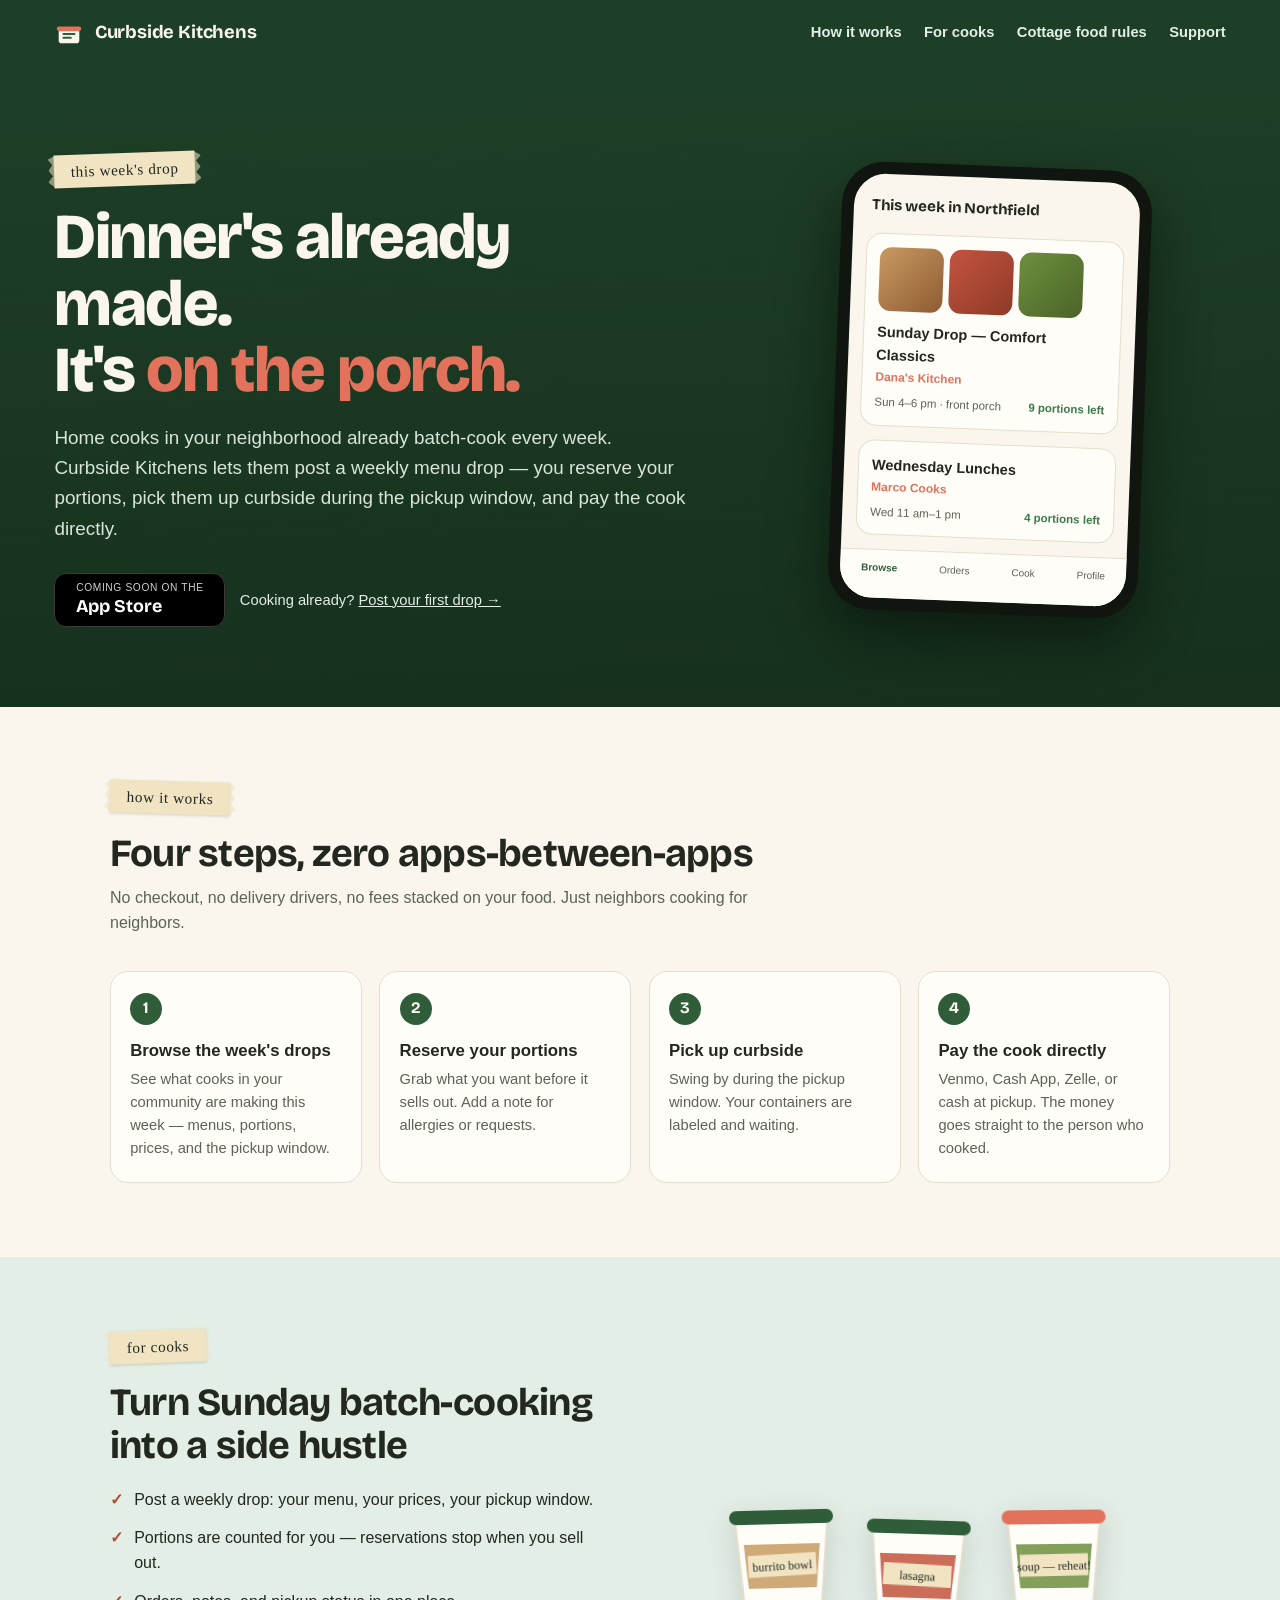
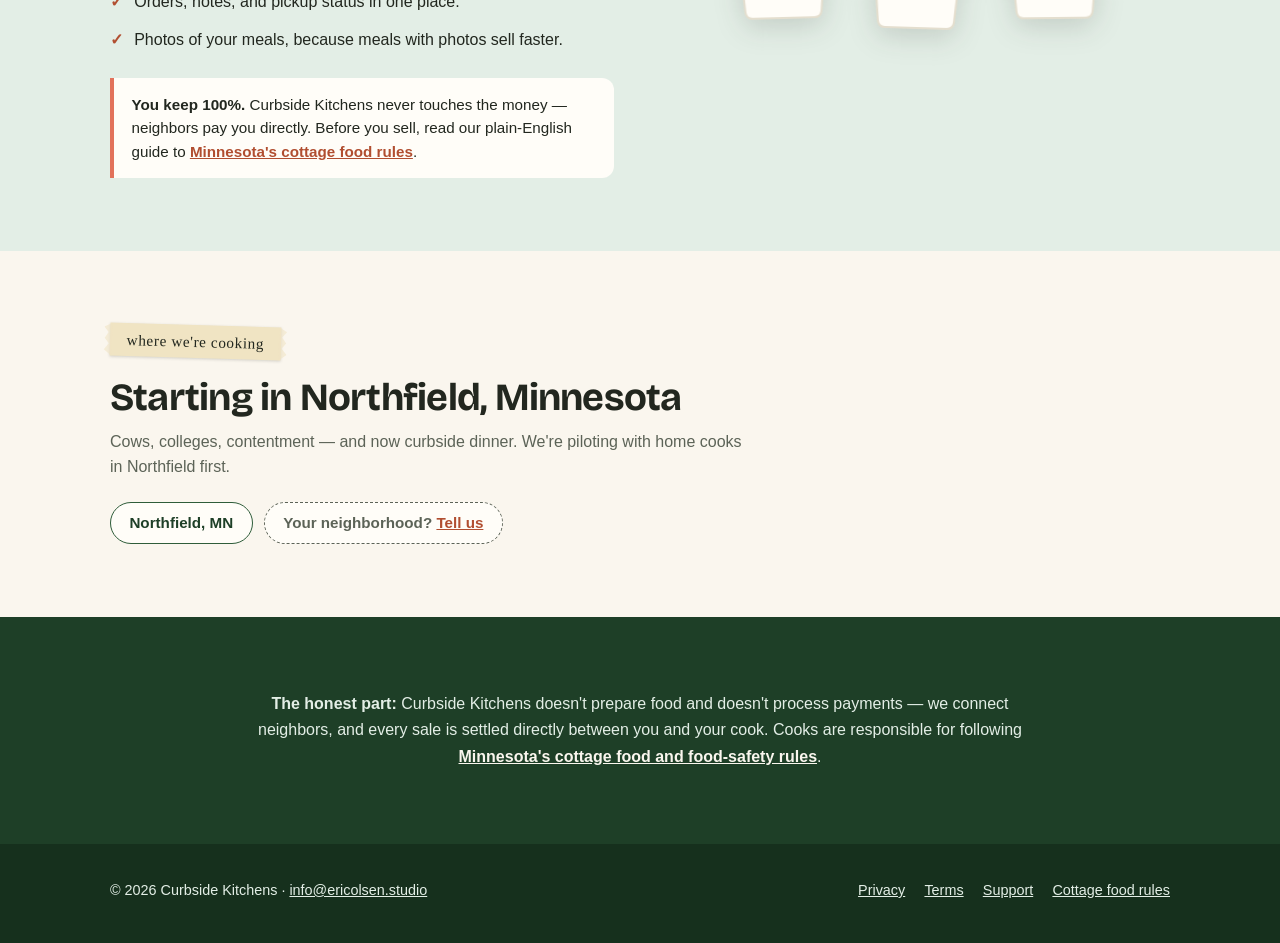
<file: index.html>
<!DOCTYPE html>
<html lang="en">
<head>
<meta charset="UTF-8">
<meta name="viewport" content="width=device-width, initial-scale=1.0">
<title>Curbside Kitchens — home-cooked meal prep from your neighbors</title>
<meta name="description" content="Curbside Kitchens connects you with home cooks in your community doing weekly meal-prep drops. Reserve portions, pick up curbside, pay the cook directly.">
<link rel="icon" href="favicon.svg" type="image/svg+xml">
<link rel="preconnect" href="https://fonts.googleapis.com">
<link rel="preconnect" href="https://fonts.gstatic.com" crossorigin>
<link href="https://fonts.googleapis.com/css2?family=Bricolage+Grotesque:wght@600;700;800&family=Permanent+Marker&display=swap" rel="stylesheet">
<link rel="stylesheet" href="styles.css">
<meta property="og:title" content="Curbside Kitchens">
<meta property="og:description" content="Weekly meal-prep drops from home cooks in your neighborhood.">
<meta property="og:url" content="https://curbsidekitchens.ericolsen.studio/">
</head>
<body>

<header class="site">
  <a class="brand" href="/">
    <svg width="30" height="30" viewBox="0 0 32 32" fill="none" aria-hidden="true">
      <rect x="5" y="12" width="22" height="15" rx="3" fill="#FAF6EE"/>
      <rect x="3" y="9" width="26" height="5" rx="2.5" fill="#E2725B"/>
      <path d="M10 17h12M10 21h8" stroke="#2F5D3A" stroke-width="2" stroke-linecap="round"/>
    </svg>
    Curbside Kitchens
  </a>
  <nav class="site" aria-label="Site">
    <a href="#how">How it works</a>
    <a href="#cooks">For cooks</a>
    <a href="cottage-food.html">Cottage food rules</a>
    <a href="support.html">Support</a>
  </nav>
</header>

<section class="hero">
  <div>
    <span class="tape">this week's drop</span>
    <h1 class="display">Dinner's already made.<br>It's <em>on the porch.</em></h1>
    <p class="lede">Home cooks in your neighborhood already batch-cook every week. Curbside Kitchens lets them post a weekly menu drop — you reserve your portions, pick them up curbside during the pickup window, and pay the cook directly.</p>
    <div class="cta-row">
      <span class="badge-soon" role="text">
        <span class="small">Coming soon on the</span>
        <span class="big">App Store</span>
      </span>
      <span class="alt-cta">Cooking already? <a href="#cooks">Post your first drop →</a></span>
    </div>
  </div>
  <div class="phone-wrap">
    <div class="phone" aria-hidden="true">
      <div class="screen">
        <div class="appbar">This week in Northfield</div>
        <div class="drop-card">
          <div class="photos">
            <span style="background:linear-gradient(135deg,#C89A62,#8F5B33)"></span>
            <span style="background:linear-gradient(135deg,#C4543F,#8E3A28)"></span>
            <span style="background:linear-gradient(135deg,#6F8F3F,#4A6428)"></span>
          </div>
          <h3>Sunday Drop — Comfort Classics</h3>
          <div class="cook">Dana's Kitchen</div>
          <div class="meta"><span>Sun 4–6 pm · front porch</span><span class="left">9 portions left</span></div>
        </div>
        <div class="drop-card">
          <h3>Wednesday Lunches</h3>
          <div class="cook">Marco Cooks</div>
          <div class="meta"><span>Wed 11 am–1 pm</span><span class="left">4 portions left</span></div>
        </div>
        <div class="tabbar"><b>Browse</b><span>Orders</span><span>Cook</span><span>Profile</span></div>
      </div>
    </div>
  </div>
</section>

<section class="band" id="how">
  <div class="inner">
    <span class="tape tilt-r">how it works</span>
    <h2 class="display">Four steps, zero apps-between-apps</h2>
    <p class="sub">No checkout, no delivery drivers, no fees stacked on your food. Just neighbors cooking for neighbors.</p>
    <div class="steps">
      <div class="step">
        <h3>Browse the week's drops</h3>
        <p>See what cooks in your community are making this week — menus, portions, prices, and the pickup window.</p>
      </div>
      <div class="step">
        <h3>Reserve your portions</h3>
        <p>Grab what you want before it sells out. Add a note for allergies or requests.</p>
      </div>
      <div class="step">
        <h3>Pick up curbside</h3>
        <p>Swing by during the pickup window. Your containers are labeled and waiting.</p>
      </div>
      <div class="step">
        <h3>Pay the cook directly</h3>
        <p>Venmo, Cash App, Zelle, or cash at pickup. The money goes straight to the person who cooked.</p>
      </div>
    </div>
  </div>
</section>

<section class="band cooks" id="cooks">
  <div class="inner cooks-grid">
    <div>
      <span class="tape">for cooks</span>
      <h2 class="display">Turn Sunday batch-cooking into a side hustle</h2>
      <ul>
        <li>Post a weekly drop: your menu, your prices, your pickup window.</li>
        <li>Portions are counted for you — reservations stop when you sell out.</li>
        <li>Orders, notes, and pickup status in one place.</li>
        <li>Photos of your meals, because meals with photos sell faster.</li>
      </ul>
      <div class="money-note">
        <strong>You keep 100%.</strong> Curbside Kitchens never touches the money — neighbors pay you directly. Before you sell, read our plain-English guide to <a href="cottage-food.html">Minnesota's cottage food rules</a>.
      </div>
    </div>
    <div class="containers" aria-hidden="true">
      <svg class="quart" viewBox="0 0 120 140">
        <path d="M14 38 L106 38 L98 128 Q97 134 91 134 L29 134 Q23 134 22 128 Z" fill="#FFFDF8" stroke="#E4DECE" stroke-width="2"/>
        <path d="M22 60 L98 60 L94 104 L26 104 Z" fill="#C89A62" opacity="0.85"/>
        <rect x="8" y="26" width="104" height="14" rx="7" fill="#2F5D3A"/>
        <rect x="26" y="70" width="68" height="22" fill="#F0E4C3" transform="rotate(-2 60 81)"/>
        <text x="60" y="86" text-anchor="middle" font-family="Permanent Marker, cursive" font-size="12" fill="#22271F" transform="rotate(-2 60 81)">burrito bowl</text>
      </svg>
      <svg class="quart" viewBox="0 0 120 140">
        <path d="M14 38 L106 38 L98 128 Q97 134 91 134 L29 134 Q23 134 22 128 Z" fill="#FFFDF8" stroke="#E4DECE" stroke-width="2"/>
        <path d="M22 60 L98 60 L94 104 L26 104 Z" fill="#C4543F" opacity="0.85"/>
        <rect x="8" y="26" width="104" height="14" rx="7" fill="#2F5D3A"/>
        <rect x="26" y="70" width="68" height="22" fill="#F0E4C3" transform="rotate(1.5 60 81)"/>
        <text x="60" y="86" text-anchor="middle" font-family="Permanent Marker, cursive" font-size="12" fill="#22271F" transform="rotate(1.5 60 81)">lasagna</text>
      </svg>
      <svg class="quart" viewBox="0 0 120 140">
        <path d="M14 38 L106 38 L98 128 Q97 134 91 134 L29 134 Q23 134 22 128 Z" fill="#FFFDF8" stroke="#E4DECE" stroke-width="2"/>
        <path d="M22 60 L98 60 L94 104 L26 104 Z" fill="#6F8F3F" opacity="0.85"/>
        <rect x="8" y="26" width="104" height="14" rx="7" fill="#E2725B"/>
        <rect x="26" y="70" width="68" height="22" fill="#F0E4C3" transform="rotate(-1 60 81)"/>
        <text x="60" y="86" text-anchor="middle" font-family="Permanent Marker, cursive" font-size="12" fill="#22271F" transform="rotate(-1 60 81)">soup — reheat!</text>
      </svg>
    </div>
  </div>
</section>

<section class="band">
  <div class="inner">
    <span class="tape tilt-r">where we're cooking</span>
    <h2 class="display">Starting in Northfield, Minnesota</h2>
    <p class="sub">Cows, colleges, contentment — and now curbside dinner. We're piloting with home cooks in Northfield first.</p>
    <div class="pills">
      <span class="pill">Northfield, MN</span>
      <span class="pill more">Your neighborhood? <a href="mailto:info@ericolsen.studio">Tell us</a></span>
    </div>
  </div>
</section>

<section class="band honest">
  <div class="inner">
    <p><strong>The honest part:</strong> Curbside Kitchens doesn't prepare food and doesn't process payments — we connect neighbors, and every sale is settled directly between you and your cook. Cooks are responsible for following <a href="cottage-food.html">Minnesota's cottage food and food-safety rules</a>.</p>
  </div>
</section>

<footer class="site">
  <div class="cols">
    <div>© 2026 Curbside Kitchens · <a href="mailto:info@ericolsen.studio">info@ericolsen.studio</a></div>
    <nav aria-label="Legal">
      <a href="privacy.html">Privacy</a>
      <a href="terms.html">Terms</a>
      <a href="support.html">Support</a>
      <a href="cottage-food.html">Cottage food rules</a>
    </nav>
  </div>
</footer>

</body>
</html>
</file>
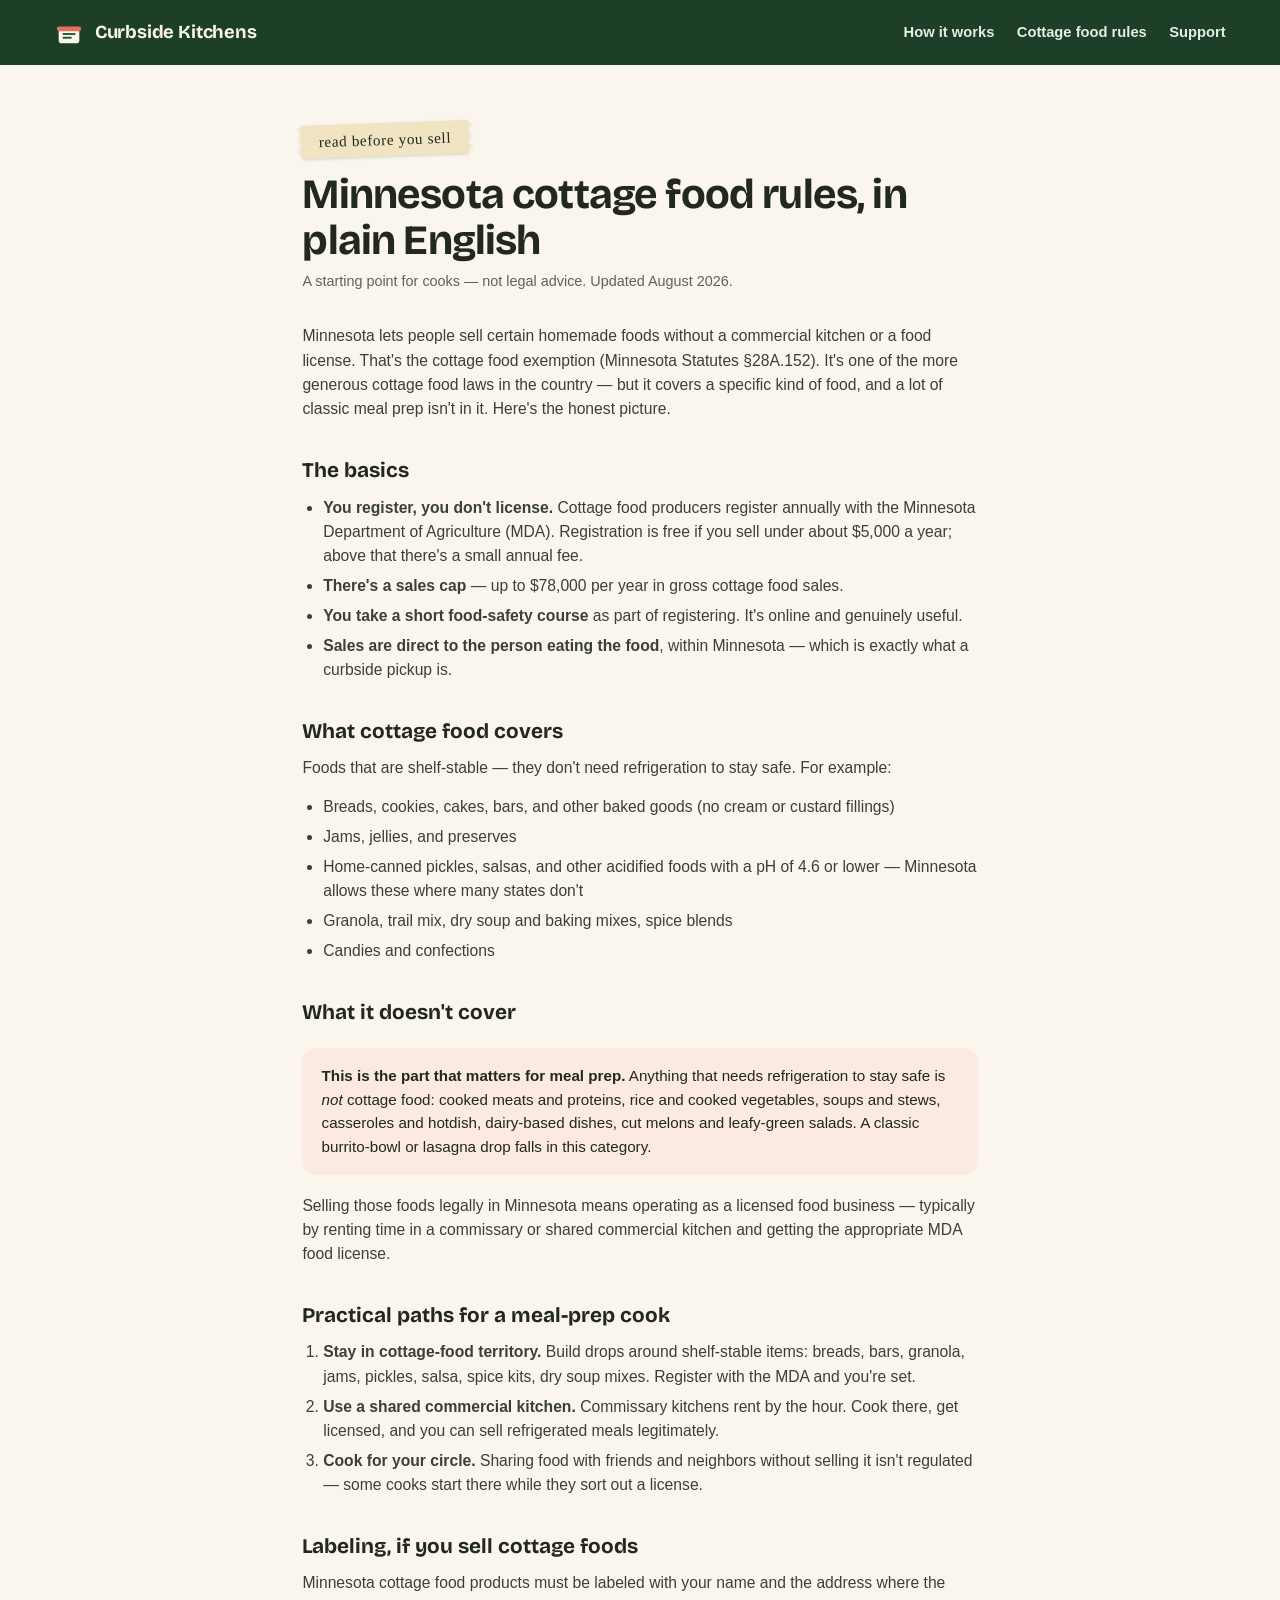
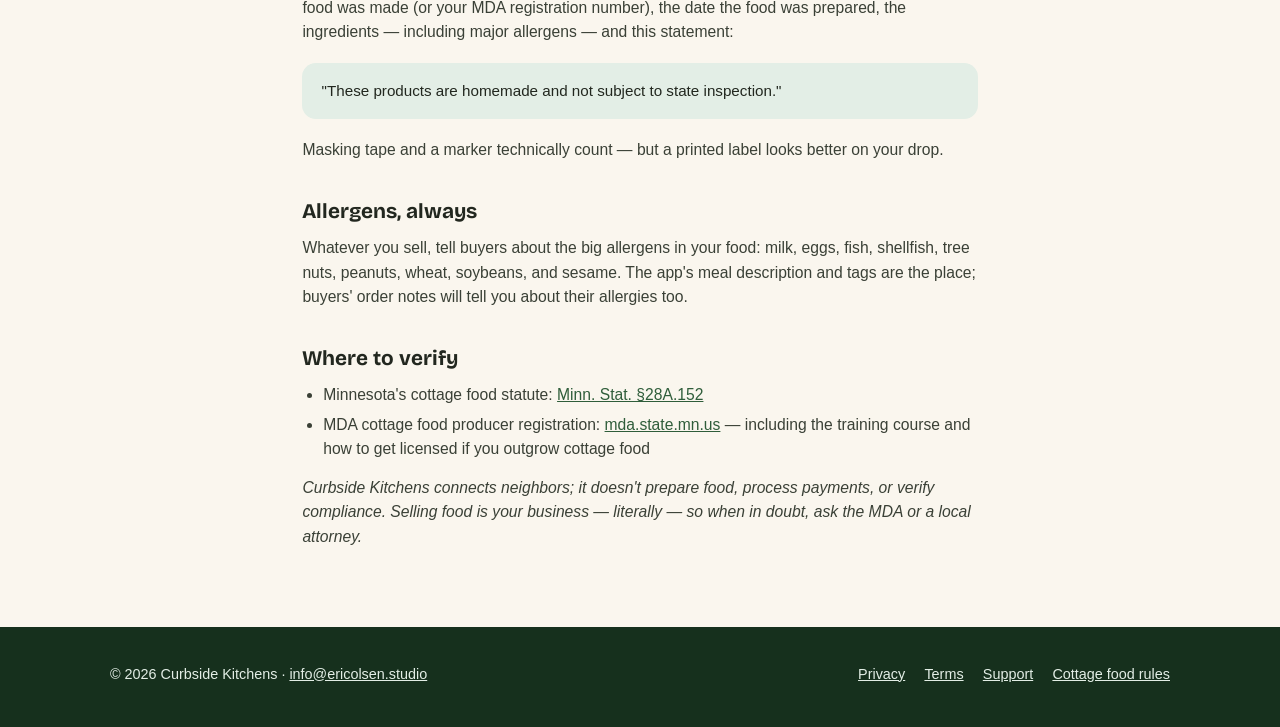
<file: cottage-food.html>
<!DOCTYPE html>
<html lang="en">
<head>
<meta charset="UTF-8">
<meta name="viewport" content="width=device-width, initial-scale=1.0">
<title>Minnesota Cottage Food Rules, in Plain English — Curbside Kitchens</title>
<meta name="description" content="What Minnesota's cottage food law lets home cooks sell, what it doesn't, and what that means for meal prep.">
<link rel="icon" href="favicon.svg" type="image/svg+xml">
<link rel="preconnect" href="https://fonts.googleapis.com">
<link rel="preconnect" href="https://fonts.gstatic.com" crossorigin>
<link href="https://fonts.googleapis.com/css2?family=Bricolage+Grotesque:wght@600;700;800&family=Permanent+Marker&display=swap" rel="stylesheet">
<link rel="stylesheet" href="styles.css">
</head>
<body>

<header class="site">
  <a class="brand" href="/">
    <svg width="30" height="30" viewBox="0 0 32 32" fill="none" aria-hidden="true">
      <rect x="5" y="12" width="22" height="15" rx="3" fill="#FAF6EE"/>
      <rect x="3" y="9" width="26" height="5" rx="2.5" fill="#E2725B"/>
      <path d="M10 17h12M10 21h8" stroke="#2F5D3A" stroke-width="2" stroke-linecap="round"/>
    </svg>
    Curbside Kitchens
  </a>
  <nav class="site" aria-label="Site">
    <a href="/#how">How it works</a>
    <a href="cottage-food.html">Cottage food rules</a>
    <a href="support.html">Support</a>
  </nav>
</header>

<main class="doc">
  <span class="tape">read before you sell</span>
  <h1>Minnesota cottage food rules, in plain English</h1>
  <p class="updated">A starting point for cooks — not legal advice. Updated August 2026.</p>

  <p>Minnesota lets people sell certain homemade foods without a commercial kitchen or a food license. That's the cottage food exemption (Minnesota Statutes §28A.152). It's one of the more generous cottage food laws in the country — but it covers a specific kind of food, and a lot of classic meal prep isn't in it. Here's the honest picture.</p>

  <h2>The basics</h2>
  <ul>
    <li><strong>You register, you don't license.</strong> Cottage food producers register annually with the Minnesota Department of Agriculture (MDA). Registration is free if you sell under about $5,000 a year; above that there's a small annual fee.</li>
    <li><strong>There's a sales cap</strong> — up to $78,000 per year in gross cottage food sales.</li>
    <li><strong>You take a short food-safety course</strong> as part of registering. It's online and genuinely useful.</li>
    <li><strong>Sales are direct to the person eating the food</strong>, within Minnesota — which is exactly what a curbside pickup is.</li>
  </ul>

  <h2>What cottage food covers</h2>
  <p>Foods that are shelf-stable — they don't need refrigeration to stay safe. For example:</p>
  <ul>
    <li>Breads, cookies, cakes, bars, and other baked goods (no cream or custard fillings)</li>
    <li>Jams, jellies, and preserves</li>
    <li>Home-canned pickles, salsas, and other acidified foods with a pH of 4.6 or lower — Minnesota allows these where many states don't</li>
    <li>Granola, trail mix, dry soup and baking mixes, spice blends</li>
    <li>Candies and confections</li>
  </ul>

  <h2>What it doesn't cover</h2>
  <div class="callout warn">
    <strong>This is the part that matters for meal prep.</strong> Anything that needs refrigeration to stay safe is <em>not</em> cottage food: cooked meats and proteins, rice and cooked vegetables, soups and stews, casseroles and hotdish, dairy-based dishes, cut melons and leafy-green salads. A classic burrito-bowl or lasagna drop falls in this category.
  </div>
  <p>Selling those foods legally in Minnesota means operating as a licensed food business — typically by renting time in a commissary or shared commercial kitchen and getting the appropriate MDA food license.</p>

  <h2>Practical paths for a meal-prep cook</h2>
  <ol>
    <li><strong>Stay in cottage-food territory.</strong> Build drops around shelf-stable items: breads, bars, granola, jams, pickles, salsa, spice kits, dry soup mixes. Register with the MDA and you're set.</li>
    <li><strong>Use a shared commercial kitchen.</strong> Commissary kitchens rent by the hour. Cook there, get licensed, and you can sell refrigerated meals legitimately.</li>
    <li><strong>Cook for your circle.</strong> Sharing food with friends and neighbors without selling it isn't regulated — some cooks start there while they sort out a license.</li>
  </ol>

  <h2>Labeling, if you sell cottage foods</h2>
  <p>Minnesota cottage food products must be labeled with your name and the address where the food was made (or your MDA registration number), the date the food was prepared, the ingredients — including major allergens — and this statement:</p>
  <div class="callout">"These products are homemade and not subject to state inspection."</div>
  <p>Masking tape and a marker technically count — but a printed label looks better on your drop.</p>

  <h2>Allergens, always</h2>
  <p>Whatever you sell, tell buyers about the big allergens in your food: milk, eggs, fish, shellfish, tree nuts, peanuts, wheat, soybeans, and sesame. The app's meal description and tags are the place; buyers' order notes will tell you about their allergies too.</p>

  <h2>Where to verify</h2>
  <ul>
    <li>Minnesota's cottage food statute: <a href="https://www.revisor.mn.gov/statutes/cite/28A.152" rel="noopener">Minn. Stat. §28A.152</a></li>
    <li>MDA cottage food producer registration: <a href="https://www.mda.state.mn.us/food-feed/cottage-food-producer-registration" rel="noopener">mda.state.mn.us</a> — including the training course and how to get licensed if you outgrow cottage food</li>
  </ul>

  <p><em>Curbside Kitchens connects neighbors; it doesn't prepare food, process payments, or verify compliance. Selling food is your business — literally — so when in doubt, ask the MDA or a local attorney.</em></p>
</main>

<footer class="site">
  <div class="cols">
    <div>© 2026 Curbside Kitchens · <a href="mailto:info@ericolsen.studio">info@ericolsen.studio</a></div>
    <nav aria-label="Legal">
      <a href="privacy.html">Privacy</a>
      <a href="terms.html">Terms</a>
      <a href="support.html">Support</a>
      <a href="cottage-food.html">Cottage food rules</a>
    </nav>
  </div>
</footer>

</body>
</html>
</file>
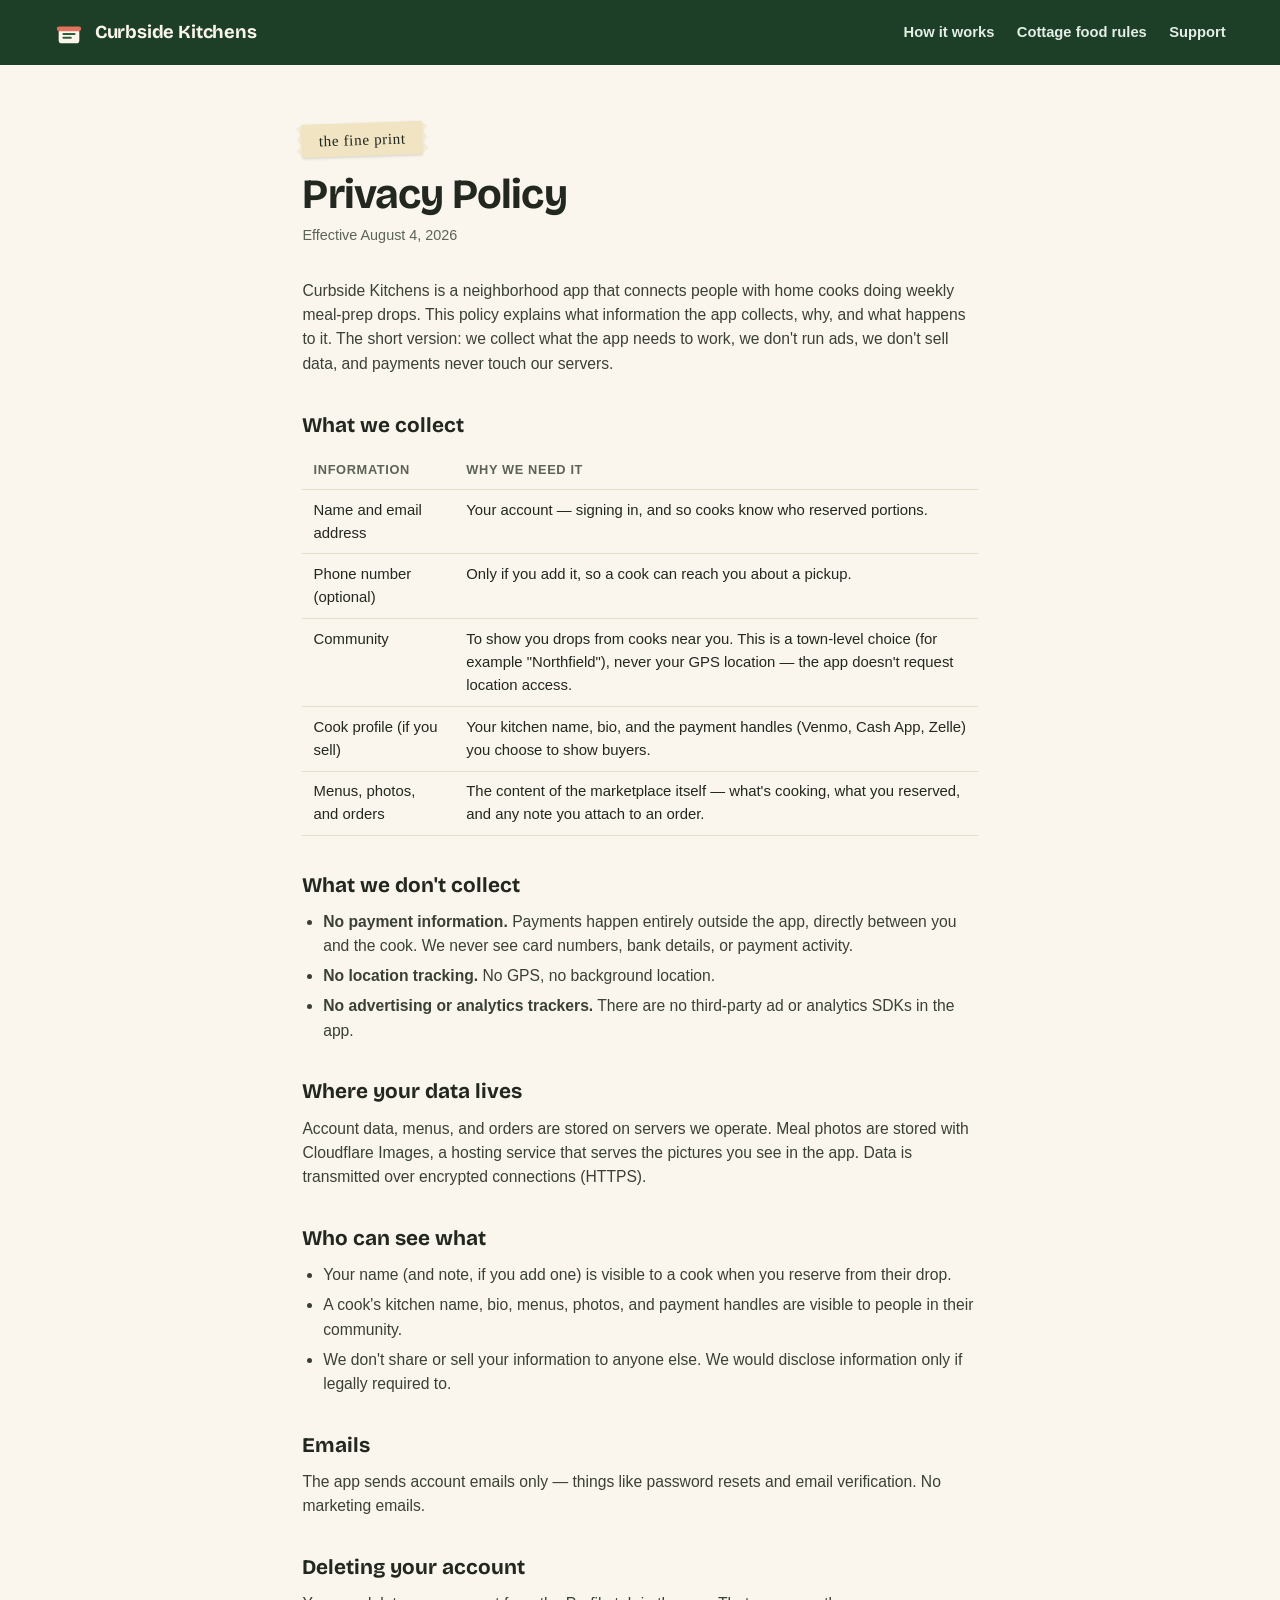
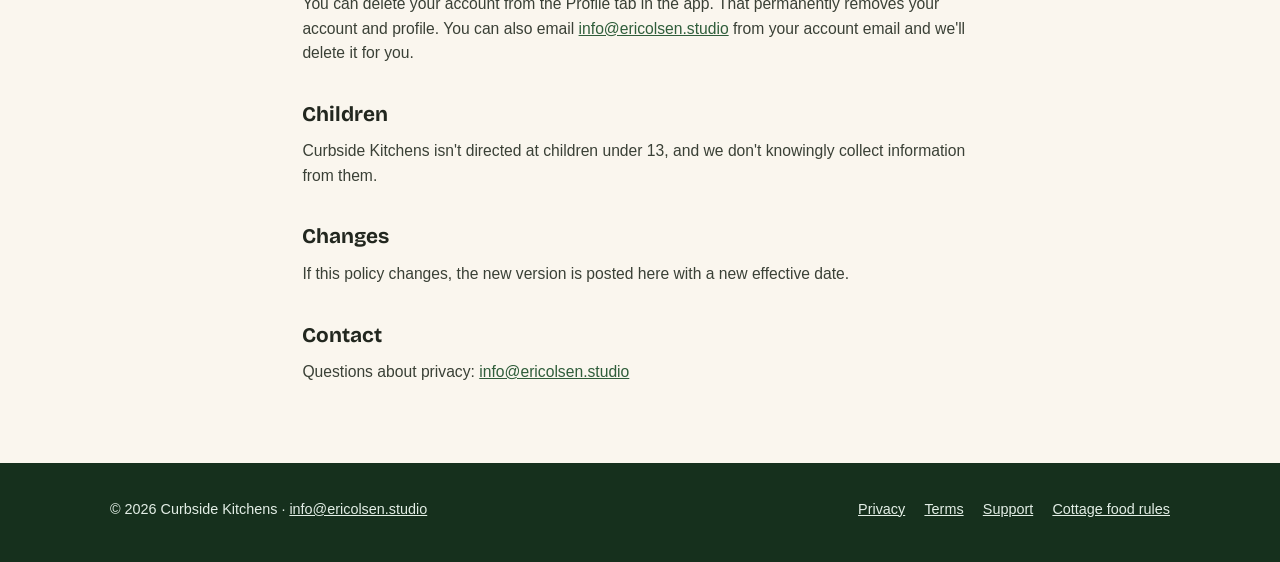
<file: privacy.html>
<!DOCTYPE html>
<html lang="en">
<head>
<meta charset="UTF-8">
<meta name="viewport" content="width=device-width, initial-scale=1.0">
<title>Privacy Policy — Curbside Kitchens</title>
<meta name="description" content="Privacy policy for the Curbside Kitchens app.">
<link rel="icon" href="favicon.svg" type="image/svg+xml">
<link rel="preconnect" href="https://fonts.googleapis.com">
<link rel="preconnect" href="https://fonts.gstatic.com" crossorigin>
<link href="https://fonts.googleapis.com/css2?family=Bricolage+Grotesque:wght@600;700;800&family=Permanent+Marker&display=swap" rel="stylesheet">
<link rel="stylesheet" href="styles.css">
</head>
<body>

<header class="site">
  <a class="brand" href="/">
    <svg width="30" height="30" viewBox="0 0 32 32" fill="none" aria-hidden="true">
      <rect x="5" y="12" width="22" height="15" rx="3" fill="#FAF6EE"/>
      <rect x="3" y="9" width="26" height="5" rx="2.5" fill="#E2725B"/>
      <path d="M10 17h12M10 21h8" stroke="#2F5D3A" stroke-width="2" stroke-linecap="round"/>
    </svg>
    Curbside Kitchens
  </a>
  <nav class="site" aria-label="Site">
    <a href="/#how">How it works</a>
    <a href="cottage-food.html">Cottage food rules</a>
    <a href="support.html">Support</a>
  </nav>
</header>

<main class="doc">
  <span class="tape">the fine print</span>
  <h1>Privacy Policy</h1>
  <p class="updated">Effective August 4, 2026</p>

  <p>Curbside Kitchens is a neighborhood app that connects people with home cooks doing weekly meal-prep drops. This policy explains what information the app collects, why, and what happens to it. The short version: we collect what the app needs to work, we don't run ads, we don't sell data, and payments never touch our servers.</p>

  <h2>What we collect</h2>
  <table>
    <tr><th>Information</th><th>Why we need it</th></tr>
    <tr><td>Name and email address</td><td>Your account — signing in, and so cooks know who reserved portions.</td></tr>
    <tr><td>Phone number (optional)</td><td>Only if you add it, so a cook can reach you about a pickup.</td></tr>
    <tr><td>Community</td><td>To show you drops from cooks near you. This is a town-level choice (for example "Northfield"), never your GPS location — the app doesn't request location access.</td></tr>
    <tr><td>Cook profile (if you sell)</td><td>Your kitchen name, bio, and the payment handles (Venmo, Cash App, Zelle) you choose to show buyers.</td></tr>
    <tr><td>Menus, photos, and orders</td><td>The content of the marketplace itself — what's cooking, what you reserved, and any note you attach to an order.</td></tr>
  </table>

  <h2>What we don't collect</h2>
  <ul>
    <li><strong>No payment information.</strong> Payments happen entirely outside the app, directly between you and the cook. We never see card numbers, bank details, or payment activity.</li>
    <li><strong>No location tracking.</strong> No GPS, no background location.</li>
    <li><strong>No advertising or analytics trackers.</strong> There are no third-party ad or analytics SDKs in the app.</li>
  </ul>

  <h2>Where your data lives</h2>
  <p>Account data, menus, and orders are stored on servers we operate. Meal photos are stored with Cloudflare Images, a hosting service that serves the pictures you see in the app. Data is transmitted over encrypted connections (HTTPS).</p>

  <h2>Who can see what</h2>
  <ul>
    <li>Your name (and note, if you add one) is visible to a cook when you reserve from their drop.</li>
    <li>A cook's kitchen name, bio, menus, photos, and payment handles are visible to people in their community.</li>
    <li>We don't share or sell your information to anyone else. We would disclose information only if legally required to.</li>
  </ul>

  <h2>Emails</h2>
  <p>The app sends account emails only — things like password resets and email verification. No marketing emails.</p>

  <h2>Deleting your account</h2>
  <p>You can delete your account from the Profile tab in the app. That permanently removes your account and profile. You can also email <a href="mailto:info@ericolsen.studio">info@ericolsen.studio</a> from your account email and we'll delete it for you.</p>

  <h2>Children</h2>
  <p>Curbside Kitchens isn't directed at children under 13, and we don't knowingly collect information from them.</p>

  <h2>Changes</h2>
  <p>If this policy changes, the new version is posted here with a new effective date.</p>

  <h2>Contact</h2>
  <p>Questions about privacy: <a href="mailto:info@ericolsen.studio">info@ericolsen.studio</a></p>
</main>

<footer class="site">
  <div class="cols">
    <div>© 2026 Curbside Kitchens · <a href="mailto:info@ericolsen.studio">info@ericolsen.studio</a></div>
    <nav aria-label="Legal">
      <a href="privacy.html">Privacy</a>
      <a href="terms.html">Terms</a>
      <a href="support.html">Support</a>
      <a href="cottage-food.html">Cottage food rules</a>
    </nav>
  </div>
</footer>

</body>
</html>
</file>
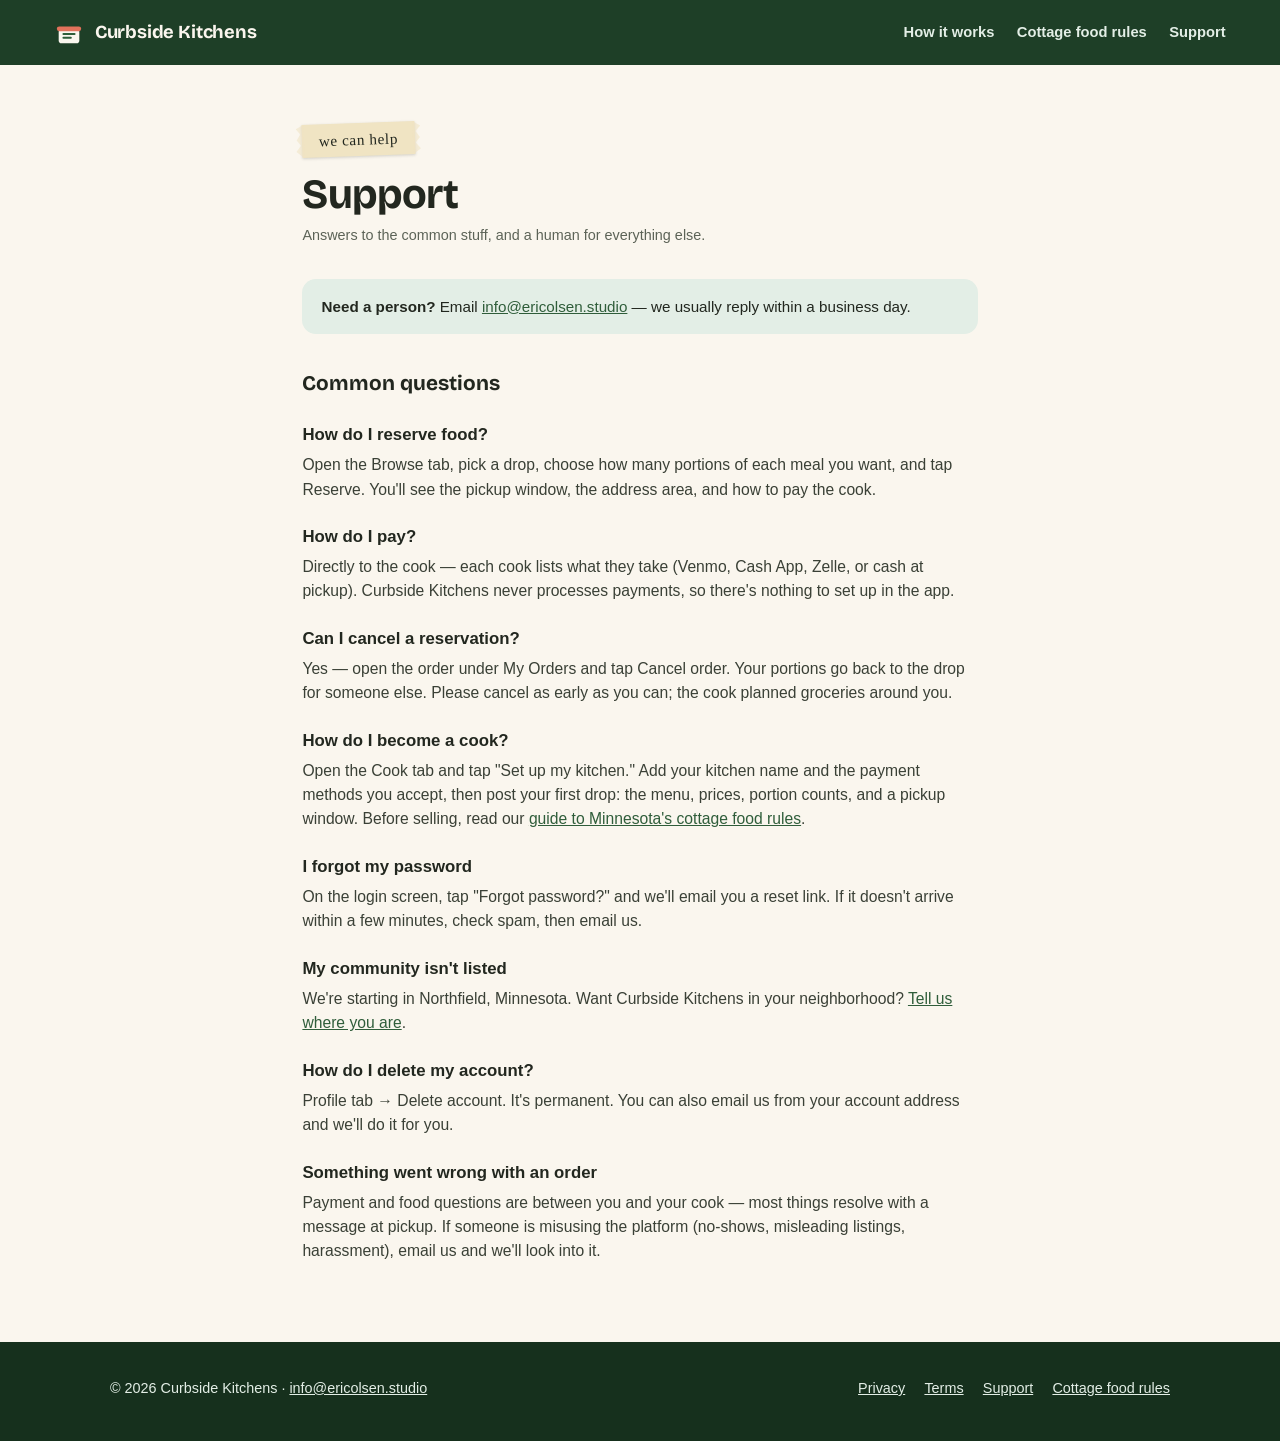
<file: support.html>
<!DOCTYPE html>
<html lang="en">
<head>
<meta charset="UTF-8">
<meta name="viewport" content="width=device-width, initial-scale=1.0">
<title>Support — Curbside Kitchens</title>
<meta name="description" content="Help and support for the Curbside Kitchens app.">
<link rel="icon" href="favicon.svg" type="image/svg+xml">
<link rel="preconnect" href="https://fonts.googleapis.com">
<link rel="preconnect" href="https://fonts.gstatic.com" crossorigin>
<link href="https://fonts.googleapis.com/css2?family=Bricolage+Grotesque:wght@600;700;800&family=Permanent+Marker&display=swap" rel="stylesheet">
<link rel="stylesheet" href="styles.css">
</head>
<body>

<header class="site">
  <a class="brand" href="/">
    <svg width="30" height="30" viewBox="0 0 32 32" fill="none" aria-hidden="true">
      <rect x="5" y="12" width="22" height="15" rx="3" fill="#FAF6EE"/>
      <rect x="3" y="9" width="26" height="5" rx="2.5" fill="#E2725B"/>
      <path d="M10 17h12M10 21h8" stroke="#2F5D3A" stroke-width="2" stroke-linecap="round"/>
    </svg>
    Curbside Kitchens
  </a>
  <nav class="site" aria-label="Site">
    <a href="/#how">How it works</a>
    <a href="cottage-food.html">Cottage food rules</a>
    <a href="support.html">Support</a>
  </nav>
</header>

<main class="doc">
  <span class="tape">we can help</span>
  <h1>Support</h1>
  <p class="updated">Answers to the common stuff, and a human for everything else.</p>

  <div class="callout">
    <strong>Need a person?</strong> Email <a href="mailto:info@ericolsen.studio">info@ericolsen.studio</a> — we usually reply within a business day.
  </div>

  <h2>Common questions</h2>

  <h3>How do I reserve food?</h3>
  <p>Open the Browse tab, pick a drop, choose how many portions of each meal you want, and tap Reserve. You'll see the pickup window, the address area, and how to pay the cook.</p>

  <h3>How do I pay?</h3>
  <p>Directly to the cook — each cook lists what they take (Venmo, Cash App, Zelle, or cash at pickup). Curbside Kitchens never processes payments, so there's nothing to set up in the app.</p>

  <h3>Can I cancel a reservation?</h3>
  <p>Yes — open the order under My Orders and tap Cancel order. Your portions go back to the drop for someone else. Please cancel as early as you can; the cook planned groceries around you.</p>

  <h3>How do I become a cook?</h3>
  <p>Open the Cook tab and tap "Set up my kitchen." Add your kitchen name and the payment methods you accept, then post your first drop: the menu, prices, portion counts, and a pickup window. Before selling, read our <a href="cottage-food.html">guide to Minnesota's cottage food rules</a>.</p>

  <h3>I forgot my password</h3>
  <p>On the login screen, tap "Forgot password?" and we'll email you a reset link. If it doesn't arrive within a few minutes, check spam, then email us.</p>

  <h3>My community isn't listed</h3>
  <p>We're starting in Northfield, Minnesota. Want Curbside Kitchens in your neighborhood? <a href="mailto:info@ericolsen.studio?subject=New%20community%20request">Tell us where you are</a>.</p>

  <h3>How do I delete my account?</h3>
  <p>Profile tab → Delete account. It's permanent. You can also email us from your account address and we'll do it for you.</p>

  <h3>Something went wrong with an order</h3>
  <p>Payment and food questions are between you and your cook — most things resolve with a message at pickup. If someone is misusing the platform (no-shows, misleading listings, harassment), email us and we'll look into it.</p>
</main>

<footer class="site">
  <div class="cols">
    <div>© 2026 Curbside Kitchens · <a href="mailto:info@ericolsen.studio">info@ericolsen.studio</a></div>
    <nav aria-label="Legal">
      <a href="privacy.html">Privacy</a>
      <a href="terms.html">Terms</a>
      <a href="support.html">Support</a>
      <a href="cottage-food.html">Cottage food rules</a>
    </nav>
  </div>
</footer>

</body>
</html>
</file>
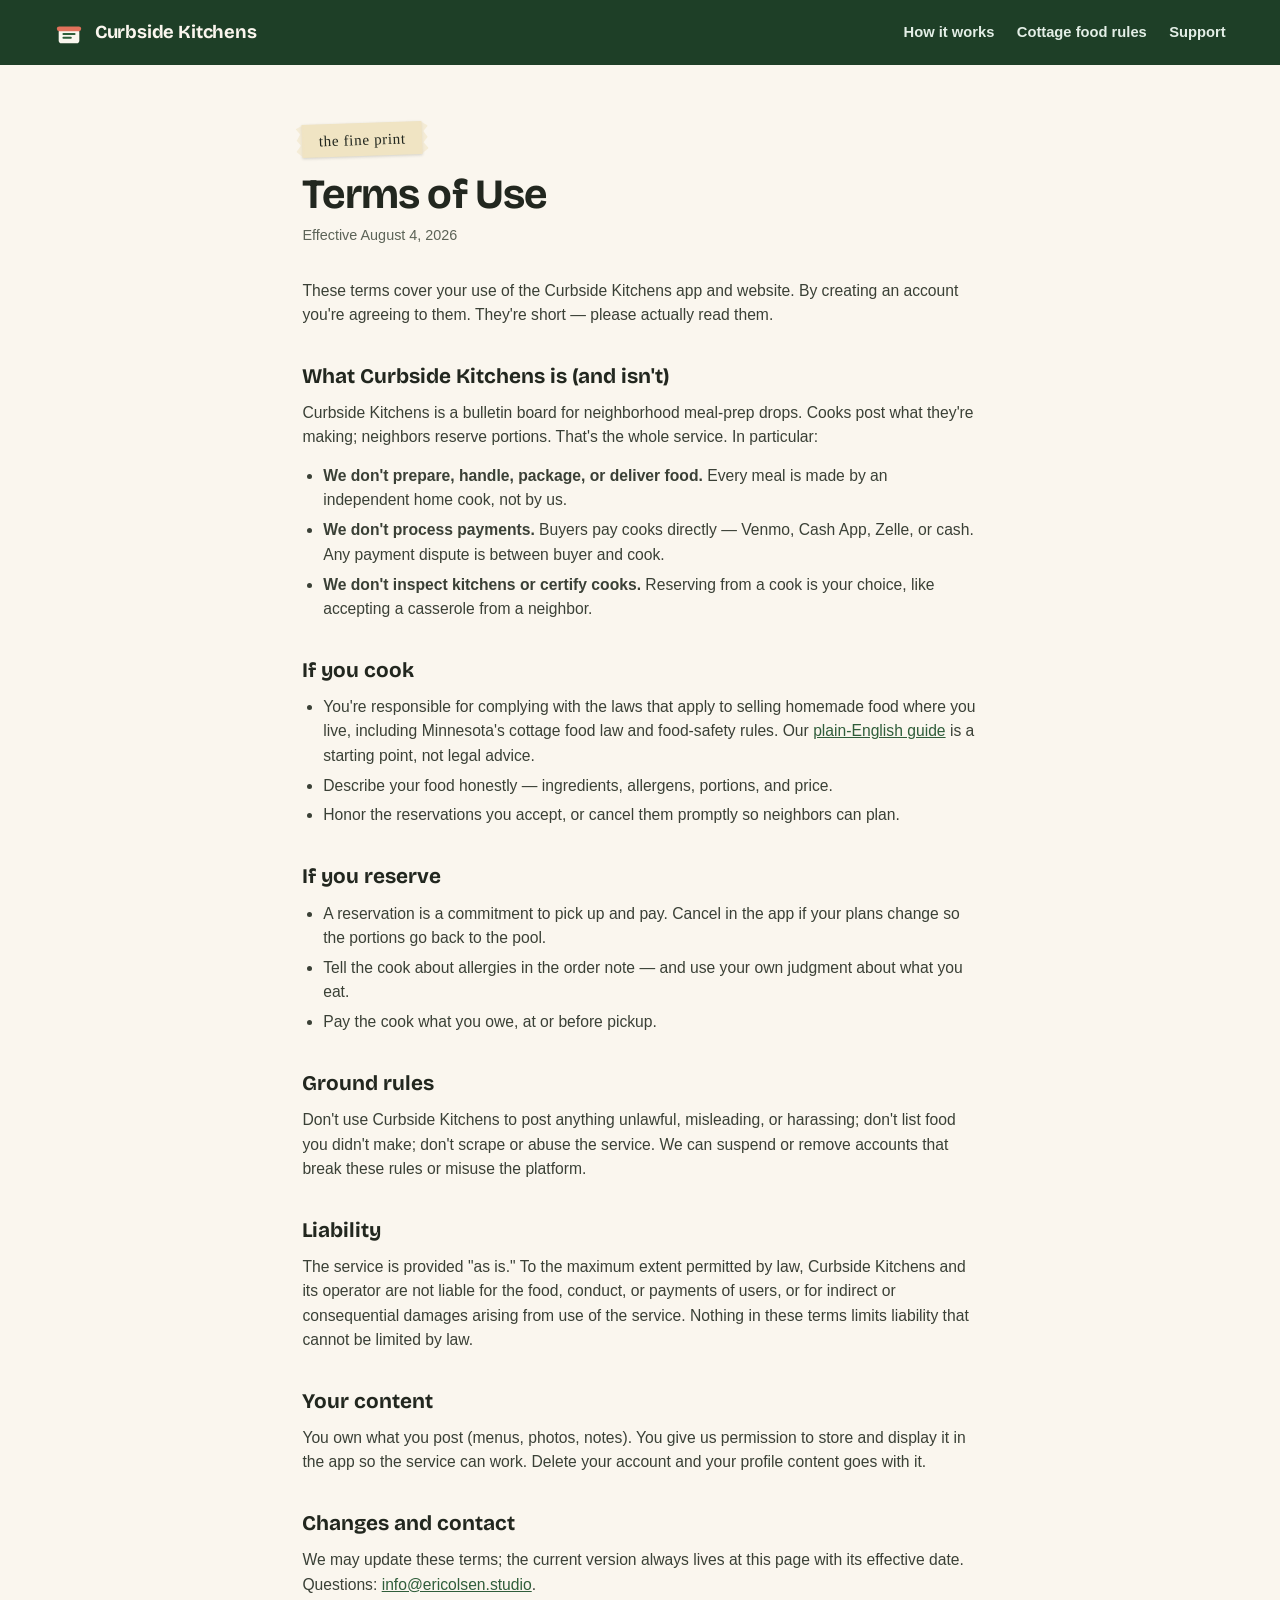
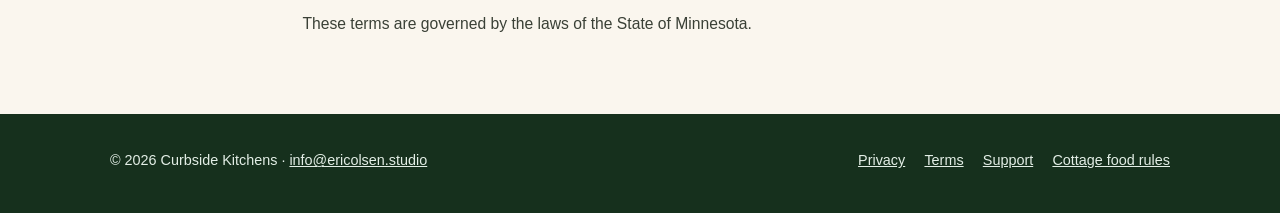
<file: terms.html>
<!DOCTYPE html>
<html lang="en">
<head>
<meta charset="UTF-8">
<meta name="viewport" content="width=device-width, initial-scale=1.0">
<title>Terms of Use — Curbside Kitchens</title>
<meta name="description" content="Terms of use for the Curbside Kitchens app.">
<link rel="icon" href="favicon.svg" type="image/svg+xml">
<link rel="preconnect" href="https://fonts.googleapis.com">
<link rel="preconnect" href="https://fonts.gstatic.com" crossorigin>
<link href="https://fonts.googleapis.com/css2?family=Bricolage+Grotesque:wght@600;700;800&family=Permanent+Marker&display=swap" rel="stylesheet">
<link rel="stylesheet" href="styles.css">
</head>
<body>

<header class="site">
  <a class="brand" href="/">
    <svg width="30" height="30" viewBox="0 0 32 32" fill="none" aria-hidden="true">
      <rect x="5" y="12" width="22" height="15" rx="3" fill="#FAF6EE"/>
      <rect x="3" y="9" width="26" height="5" rx="2.5" fill="#E2725B"/>
      <path d="M10 17h12M10 21h8" stroke="#2F5D3A" stroke-width="2" stroke-linecap="round"/>
    </svg>
    Curbside Kitchens
  </a>
  <nav class="site" aria-label="Site">
    <a href="/#how">How it works</a>
    <a href="cottage-food.html">Cottage food rules</a>
    <a href="support.html">Support</a>
  </nav>
</header>

<main class="doc">
  <span class="tape">the fine print</span>
  <h1>Terms of Use</h1>
  <p class="updated">Effective August 4, 2026</p>

  <p>These terms cover your use of the Curbside Kitchens app and website. By creating an account you're agreeing to them. They're short — please actually read them.</p>

  <h2>What Curbside Kitchens is (and isn't)</h2>
  <p>Curbside Kitchens is a bulletin board for neighborhood meal-prep drops. Cooks post what they're making; neighbors reserve portions. That's the whole service. In particular:</p>
  <ul>
    <li><strong>We don't prepare, handle, package, or deliver food.</strong> Every meal is made by an independent home cook, not by us.</li>
    <li><strong>We don't process payments.</strong> Buyers pay cooks directly — Venmo, Cash App, Zelle, or cash. Any payment dispute is between buyer and cook.</li>
    <li><strong>We don't inspect kitchens or certify cooks.</strong> Reserving from a cook is your choice, like accepting a casserole from a neighbor.</li>
  </ul>

  <h2>If you cook</h2>
  <ul>
    <li>You're responsible for complying with the laws that apply to selling homemade food where you live, including Minnesota's cottage food law and food-safety rules. Our <a href="cottage-food.html">plain-English guide</a> is a starting point, not legal advice.</li>
    <li>Describe your food honestly — ingredients, allergens, portions, and price.</li>
    <li>Honor the reservations you accept, or cancel them promptly so neighbors can plan.</li>
  </ul>

  <h2>If you reserve</h2>
  <ul>
    <li>A reservation is a commitment to pick up and pay. Cancel in the app if your plans change so the portions go back to the pool.</li>
    <li>Tell the cook about allergies in the order note — and use your own judgment about what you eat.</li>
    <li>Pay the cook what you owe, at or before pickup.</li>
  </ul>

  <h2>Ground rules</h2>
  <p>Don't use Curbside Kitchens to post anything unlawful, misleading, or harassing; don't list food you didn't make; don't scrape or abuse the service. We can suspend or remove accounts that break these rules or misuse the platform.</p>

  <h2>Liability</h2>
  <p>The service is provided "as is." To the maximum extent permitted by law, Curbside Kitchens and its operator are not liable for the food, conduct, or payments of users, or for indirect or consequential damages arising from use of the service. Nothing in these terms limits liability that cannot be limited by law.</p>

  <h2>Your content</h2>
  <p>You own what you post (menus, photos, notes). You give us permission to store and display it in the app so the service can work. Delete your account and your profile content goes with it.</p>

  <h2>Changes and contact</h2>
  <p>We may update these terms; the current version always lives at this page with its effective date. Questions: <a href="mailto:info@ericolsen.studio">info@ericolsen.studio</a>.</p>

  <p>These terms are governed by the laws of the State of Minnesota.</p>
</main>

<footer class="site">
  <div class="cols">
    <div>© 2026 Curbside Kitchens · <a href="mailto:info@ericolsen.studio">info@ericolsen.studio</a></div>
    <nav aria-label="Legal">
      <a href="privacy.html">Privacy</a>
      <a href="terms.html">Terms</a>
      <a href="support.html">Support</a>
      <a href="cottage-food.html">Cottage food rules</a>
    </nav>
  </div>
</footer>

</body>
</html>
</file>
<file: styles.css>
/* Curbside Kitchens — marketing site */
:root {
  --basil-950: #16301D;
  --basil-900: #1E3F27;
  --basil: #2F5D3A;
  --basil-100: #E3EEE6;
  --terracotta: #E2725B;
  --terracotta-dark: #B14E30;
  --cream: #FAF6EE;
  --paper: #FFFDF8;
  --ink: #22271F;
  --ink-soft: #5C6357;
  --tape: #F0E4C3;
  --line: #E4DECE;
  --radius: 18px;
}

* { margin: 0; padding: 0; box-sizing: border-box; }

html { scroll-behavior: smooth; }

body {
  font-family: -apple-system, BlinkMacSystemFont, "Segoe UI", Roboto, Helvetica, Arial, sans-serif;
  background: var(--cream);
  color: var(--ink);
  line-height: 1.55;
  -webkit-font-smoothing: antialiased;
}

.display { font-family: "Bricolage Grotesque", -apple-system, sans-serif; }

/* --- masking-tape label: the signature --- */
.tape {
  display: inline-block;
  font-family: "Permanent Marker", cursive;
  font-size: 0.95rem;
  letter-spacing: 0.04em;
  color: var(--ink);
  background: var(--tape);
  padding: 0.35em 1.1em 0.3em;
  transform: rotate(-2deg);
  box-shadow: 0 1px 3px rgba(34, 39, 31, 0.18);
  position: relative;
}
.tape::before, .tape::after {
  content: "";
  position: absolute;
  top: 0; bottom: 0; width: 8px;
  background: inherit;
  opacity: 0.55;
}
.tape::before { left: -6px; clip-path: polygon(100% 0, 0 12%, 55% 28%, 8% 46%, 60% 62%, 0 80%, 100% 100%); }
.tape::after { right: -6px; clip-path: polygon(0 0, 100% 14%, 40% 30%, 92% 48%, 38% 64%, 100% 82%, 0 100%); }
.tape.tilt-r { transform: rotate(1.6deg); }

/* --- header --- */
header.site {
  background: var(--basil-900);
  padding: 1.1rem clamp(1.2rem, 5vw, 3.4rem);
  display: flex;
  align-items: center;
  justify-content: space-between;
  gap: 1rem;
}
.brand {
  display: flex; align-items: center; gap: 0.65rem;
  color: var(--cream); text-decoration: none;
  font-family: "Bricolage Grotesque", sans-serif;
  font-weight: 700; font-size: 1.15rem; letter-spacing: -0.01em;
}
.brand svg { flex-shrink: 0; }
nav.site { display: flex; gap: 1.4rem; flex-wrap: wrap; }
nav.site a {
  color: var(--basil-100); text-decoration: none;
  font-size: 0.92rem; font-weight: 600;
}
nav.site a:hover, nav.site a:focus-visible { color: #fff; text-decoration: underline; text-underline-offset: 4px; }

/* --- hero --- */
.hero {
  background: linear-gradient(178deg, var(--basil-900) 0%, var(--basil-950) 100%);
  color: var(--cream);
  padding: clamp(3rem, 8vw, 5.5rem) clamp(1.2rem, 5vw, 3.4rem) clamp(3.4rem, 7vw, 5rem);
  display: grid;
  grid-template-columns: minmax(0, 1.15fr) minmax(0, 0.85fr);
  gap: clamp(2rem, 5vw, 4.5rem);
  align-items: center;
  overflow: hidden;
}
.hero h1 {
  font-family: "Bricolage Grotesque", sans-serif;
  font-size: clamp(2.4rem, 5.4vw, 4rem);
  line-height: 1.04;
  letter-spacing: -0.025em;
  font-weight: 800;
  margin: 1.1rem 0 1.2rem;
}
.hero h1 em { font-style: normal; color: var(--terracotta); }
.hero p.lede {
  font-size: clamp(1rem, 1.6vw, 1.18rem);
  line-height: 1.6;
  color: #D9E4DB;
  max-width: 34em;
  margin-bottom: 1.8rem;
}
.hero .cta-row { display: flex; gap: 0.9rem; align-items: center; flex-wrap: wrap; }
.badge-soon {
  display: inline-flex; flex-direction: column; text-decoration: none;
  background: #000; color: #fff;
  border: 1px solid #3a3a3a; border-radius: 12px;
  padding: 0.55rem 1.3rem; line-height: 1.25;
}
.badge-soon .small { font-size: 0.64rem; letter-spacing: 0.06em; text-transform: uppercase; color: #cfcfcf; }
.badge-soon .big { font-family: "Bricolage Grotesque", sans-serif; font-size: 1.12rem; font-weight: 700; }
.hero .alt-cta { color: var(--basil-100); font-size: 0.92rem; }
.hero .alt-cta a { color: inherit; }

/* --- phone mockup --- */
.phone {
  width: min(310px, 78vw);
  margin-inline: auto;
  background: #101510;
  border-radius: 42px;
  padding: 12px;
  box-shadow: 0 24px 60px rgba(0, 0, 0, 0.45);
  transform: rotate(2.2deg);
}
.phone .screen {
  background: var(--cream);
  border-radius: 32px;
  overflow: hidden;
  font-size: 13px;
}
.phone .appbar {
  padding: 20px 18px 10px;
  font-family: "Bricolage Grotesque", sans-serif;
  font-weight: 700; font-size: 15px; color: var(--ink);
}
.drop-card {
  margin: 6px 14px 14px;
  background: var(--paper);
  border: 1px solid var(--line);
  border-radius: 16px;
  padding: 13px;
  color: var(--ink); /* don't inherit the hero's cream text */
}
.drop-card .photos { display: flex; gap: 6px; margin-bottom: 10px; }
.drop-card .photos span {
  width: 64px; height: 64px; border-radius: 12px; display: block;
}
.drop-card h3 { font-size: 14.5px; font-weight: 800; }
.drop-card .cook { color: var(--terracotta); font-weight: 700; font-size: 12px; margin: 2px 0 7px; }
.drop-card .meta { display: flex; justify-content: space-between; font-size: 11.5px; color: var(--ink-soft); }
.drop-card .meta .left { color: #3C7A4C; font-weight: 700; }
.phone .tabbar {
  display: flex; justify-content: space-around;
  border-top: 1px solid var(--line);
  padding: 10px 0 22px; color: var(--ink-soft); font-size: 10px;
  background: var(--paper);
}
.phone .tabbar b { color: var(--basil); }

/* --- sections --- */
section.band { padding: clamp(2.8rem, 6vw, 4.6rem) clamp(1.2rem, 5vw, 3.4rem); }
section.band a { color: var(--terracotta-dark); font-weight: 600; }
section.band .inner { max-width: 1060px; margin-inline: auto; }
section.band h2 {
  font-family: "Bricolage Grotesque", sans-serif;
  font-size: clamp(1.7rem, 3.4vw, 2.4rem);
  letter-spacing: -0.02em;
  line-height: 1.12;
  margin: 1.1rem 0 0.7rem;
}
section.band p.sub { color: var(--ink-soft); max-width: 40em; }

.steps {
  margin-top: 2.2rem;
  display: grid;
  grid-template-columns: repeat(auto-fit, minmax(210px, 1fr));
  gap: 1.1rem;
  counter-reset: step;
}
.step {
  background: var(--paper);
  border: 1px solid var(--line);
  border-radius: var(--radius);
  padding: 1.3rem 1.2rem 1.4rem;
}
.step::before {
  counter-increment: step;
  content: counter(step);
  display: inline-grid; place-items: center;
  width: 2rem; height: 2rem;
  border-radius: 50%;
  background: var(--basil);
  color: var(--cream);
  font-family: "Bricolage Grotesque", sans-serif;
  font-weight: 700;
  margin-bottom: 0.8rem;
}
.step h3 { font-size: 1.05rem; margin-bottom: 0.3rem; }
.step p { font-size: 0.92rem; color: var(--ink-soft); }

/* cooks band */
.band.cooks { background: var(--basil-100); }
.cooks-grid {
  display: grid;
  grid-template-columns: minmax(0, 1fr) minmax(0, 1fr);
  gap: clamp(1.6rem, 4vw, 3.4rem);
  align-items: center;
}
.cooks ul { list-style: none; margin-top: 1.3rem; display: grid; gap: 0.85rem; }
.cooks li { display: flex; gap: 0.7rem; align-items: baseline; font-size: 1rem; }
.cooks li::before { content: "✓"; color: var(--terracotta-dark); font-weight: 800; }
.money-note {
  margin-top: 1.6rem;
  background: var(--paper);
  border-left: 4px solid var(--terracotta);
  border-radius: 0 12px 12px 0;
  padding: 0.9rem 1.1rem;
  font-size: 0.95rem;
}

/* container illustration */
.containers { display: flex; gap: 1rem; justify-content: center; flex-wrap: wrap; }
.quart {
  width: 120px;
  filter: drop-shadow(0 8px 14px rgba(34, 39, 31, 0.16));
  transform: rotate(-1.5deg);
}
.quart:nth-child(2) { transform: rotate(1.8deg) translateY(10px); }
.quart:nth-child(3) { transform: rotate(-0.6deg); }

/* communities */
.pills { display: flex; gap: 0.7rem; flex-wrap: wrap; margin-top: 1.4rem; }
.pill {
  background: var(--paper); border: 1.5px solid var(--basil);
  color: var(--basil-900);
  border-radius: 999px; padding: 0.5rem 1.15rem;
  font-weight: 700; font-size: 0.95rem;
}
.pill.more { border-style: dashed; color: var(--ink-soft); border-color: var(--ink-soft); font-weight: 600; }

/* honesty strip */
.band.honest { background: var(--basil-900); color: var(--basil-100); }
.band.honest .inner { max-width: 780px; text-align: center; }
.band.honest p { font-size: 1rem; line-height: 1.65; }
.band.honest a { color: var(--cream); }

/* footer */
footer.site {
  background: var(--basil-950);
  color: var(--basil-100);
  padding: 2.2rem clamp(1.2rem, 5vw, 3.4rem) 2.6rem;
  font-size: 0.9rem;
}
footer.site .cols {
  max-width: 1060px; margin-inline: auto;
  display: flex; justify-content: space-between; gap: 1.6rem; flex-wrap: wrap;
}
footer.site a { color: var(--basil-100); }
footer.site nav { display: flex; gap: 1.2rem; flex-wrap: wrap; }

/* --- document pages (privacy, terms, support, cottage food) --- */
main.doc {
  max-width: 720px;
  margin-inline: auto;
  padding: clamp(2.2rem, 6vw, 3.6rem) 1.4rem 4rem;
}
main.doc h1 {
  font-family: "Bricolage Grotesque", sans-serif;
  font-size: clamp(1.9rem, 4vw, 2.6rem);
  letter-spacing: -0.02em;
  line-height: 1.1;
  margin: 1rem 0 0.4rem;
}
main.doc .updated { color: var(--ink-soft); font-size: 0.9rem; margin-bottom: 2rem; }
main.doc h2 {
  font-family: "Bricolage Grotesque", sans-serif;
  font-size: 1.3rem;
  margin: 2.1rem 0 0.5rem;
}
main.doc h3 { font-size: 1.05rem; margin: 1.4rem 0 0.3rem; }
main.doc p, main.doc li { color: #3A4036; font-size: 0.98rem; }
main.doc p { margin-bottom: 0.9rem; }
main.doc ul, main.doc ol { padding-left: 1.3rem; margin-bottom: 0.9rem; display: grid; gap: 0.35rem; }
main.doc a { color: var(--basil); }
main.doc .callout {
  background: var(--basil-100);
  border-radius: 14px;
  padding: 1rem 1.2rem;
  margin: 1.2rem 0;
  font-size: 0.95rem;
}
main.doc .callout.warn { background: #FBE9E2; }
main.doc table { border-collapse: collapse; width: 100%; margin: 0.6rem 0 1.2rem; font-size: 0.93rem; }
main.doc th, main.doc td { text-align: left; padding: 0.55rem 0.7rem; border-bottom: 1px solid var(--line); vertical-align: top; }
main.doc th { font-size: 0.8rem; text-transform: uppercase; letter-spacing: 0.05em; color: var(--ink-soft); }

/* a11y + motion */
a:focus-visible, button:focus-visible {
  outline: 3px solid var(--terracotta);
  outline-offset: 2px;
  border-radius: 4px;
}
@media (prefers-reduced-motion: no-preference) {
  .hero > div { animation: rise 0.7s ease both; }
  .hero .phone-wrap { animation-delay: 0.15s; }
  @keyframes rise { from { opacity: 0; transform: translateY(14px); } to { opacity: 1; transform: none; } }
}

@media (max-width: 780px) {
  .hero { grid-template-columns: 1fr; }
  .hero .phone-wrap { order: 2; }
  .cooks-grid { grid-template-columns: 1fr; }
  nav.site { gap: 0.9rem; }
}
</file>
